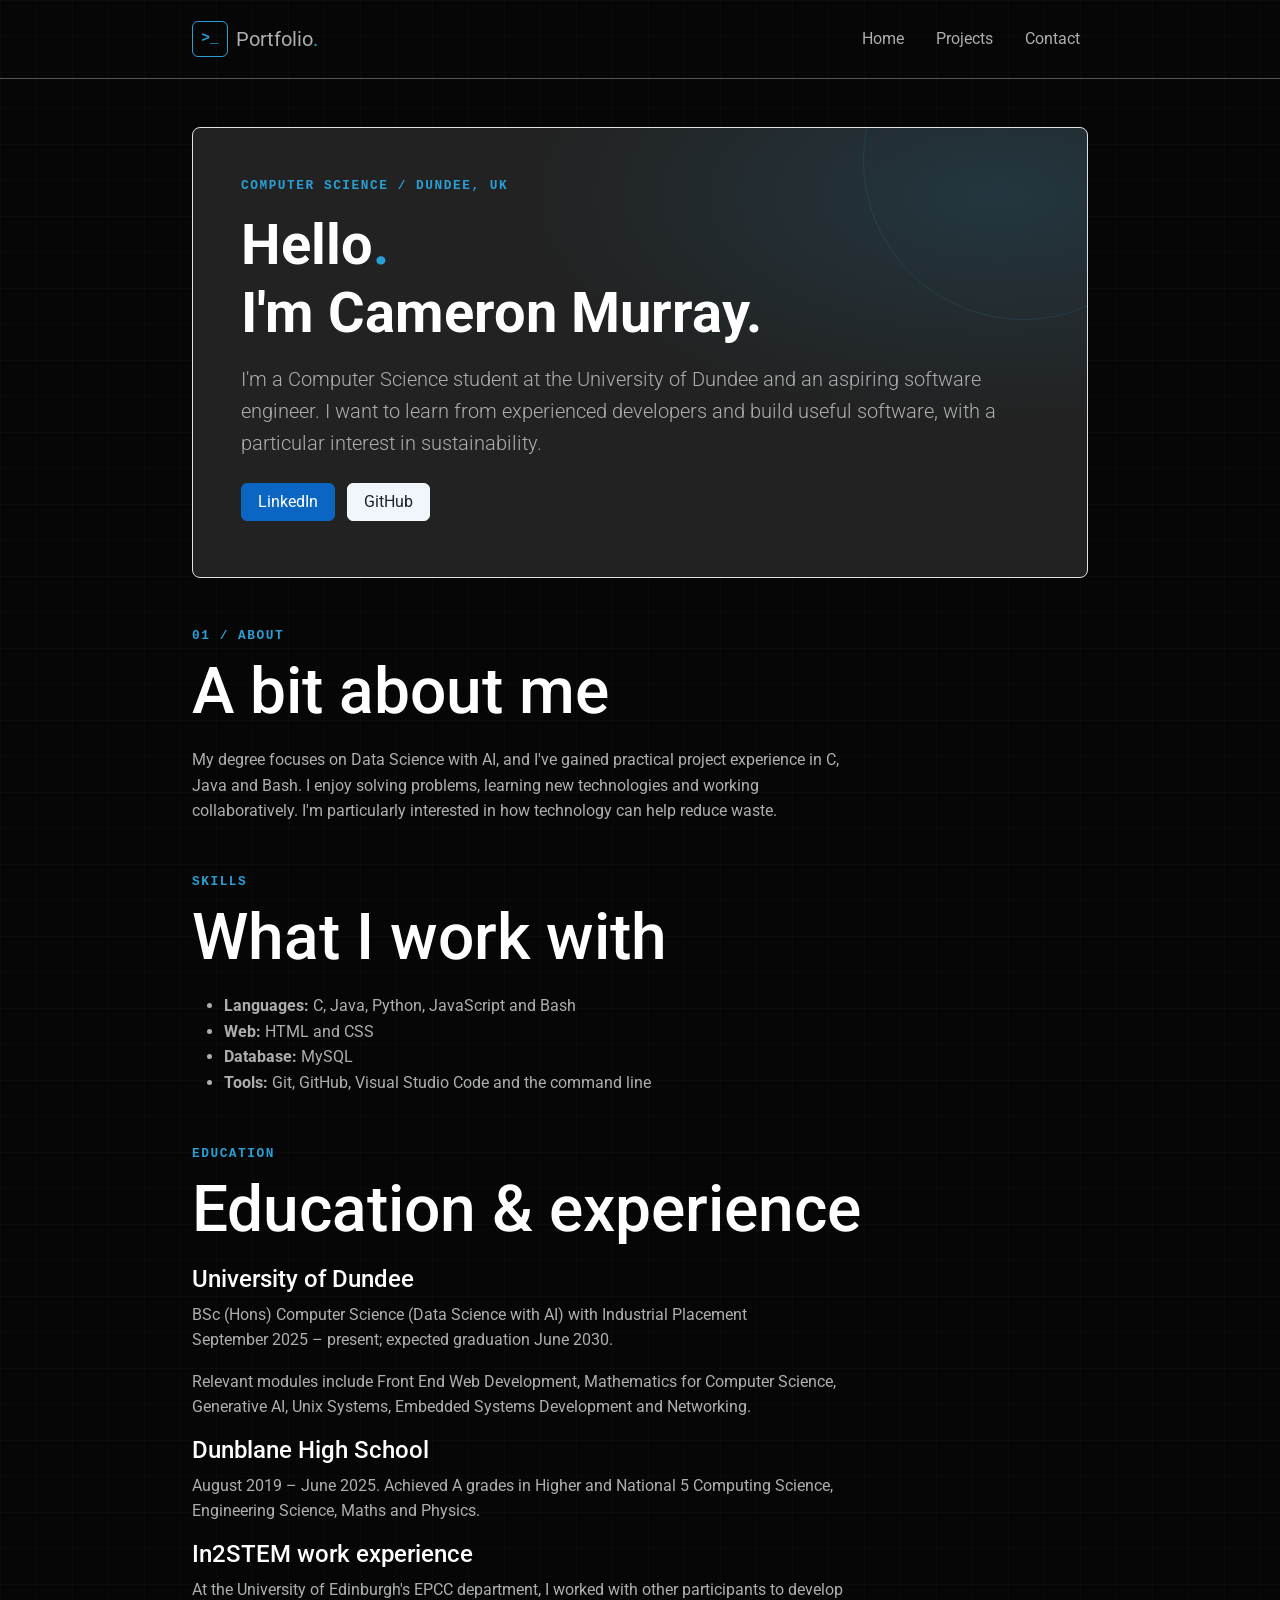
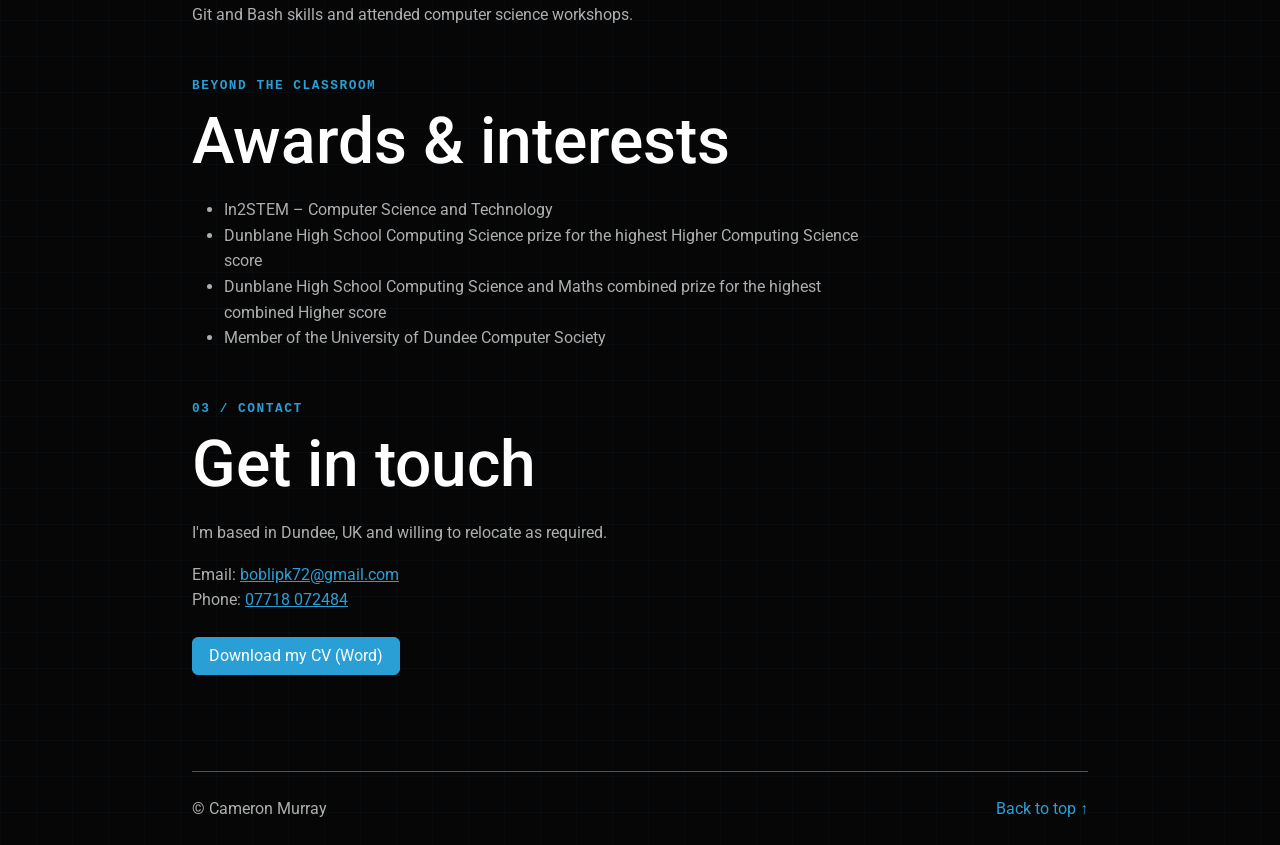
<file: index.html>
<!doctype html>
<html lang="en">
  <head>
    <meta charset="utf-8">
    <meta name="viewport" content="width=device-width, initial-scale=1">
    <meta name="description" content="Cameron Murray's computer science and software development portfolio.">
    <title>Cameron Murray | Portfolio</title>
    <link href="bootstrap.min.css" rel="stylesheet">
    <link href="style.css" rel="stylesheet">
  </head>
  <body>
    <header class="border-bottom border-secondary">
      <nav class="navbar navbar-expand-md site-width py-3" aria-label="Main navigation">
        <a class="navbar-brand d-flex align-items-center gap-2" href="#home">
          <span class="brand-mark" aria-hidden="true">&gt;_</span>
          <span>Portfolio<span class="text-primary">.</span></span>
        </a>
        <button
          class="navbar-toggler"
          type="button"
          data-bs-toggle="collapse"
          data-bs-target="#mainNavigation"
          aria-controls="mainNavigation"
          aria-expanded="false"
          aria-label="Toggle navigation"
        >
          <span class="navbar-toggler-icon"></span>
        </button>
        <div class="collapse navbar-collapse" id="mainNavigation">
          <ul class="navbar-nav ms-auto gap-md-3">
            <li class="nav-item"><a class="nav-link" href="index.html">Home</a></li>
            <li class="nav-item"><a class="nav-link" href="projects.html">Projects</a></li>
            <li class="nav-item"><a class="nav-link" href="#contact">Contact</a></li>
          </ul>
        </div>
      </nav>
    </header>

    <main id="home" class="site-width py-5">
      <section class="hero-panel p-4 p-md-5 mb-5 rounded-3" aria-labelledby="welcome">
        <p class="eyebrow text-primary mb-3">Computer science <span aria-hidden="true">/</span> Dundee, UK</p>
        <h1 id="welcome" class="display-4 fw-bold mb-3">
          Hello<span class="text-primary">.</span><br>
          I'm Cameron Murray.
        </h1>
        <p class="lead mb-4">
          I'm a Computer Science student at the University of Dundee and an
          aspiring software engineer. I want to learn from experienced developers
          and build useful software, with a particular interest in sustainability.
        </p>
        <a class="btn btn-linkedin me-2 mb-2" href="https://www.linkedin.com/in/cameronmurray2007/">LinkedIn</a>
        <a class="btn btn-github mb-2" href="https://github.com/boblipk">GitHub</a>
      </section>

      <section id="about" class="mb-5 section-block" aria-labelledby="about-heading">
        <p class="eyebrow text-primary mb-2">01 <span aria-hidden="true">/</span> About</p>
        <h2 id="about-heading" class="h1 mb-3">A bit about me</h2>
        <p class="section-copy">
          My degree focuses on Data Science with AI, and I've gained practical
          project experience in C, Java and Bash. I enjoy solving problems, learning
          new technologies and working collaboratively. I'm particularly interested
          in how technology can help reduce waste.
        </p>
      </section>

      <section class="mb-5 section-block" aria-labelledby="skills-heading">
        <p class="eyebrow text-primary mb-2">Skills</p>
        <h2 id="skills-heading" class="h1 mb-3">What I work with</h2>
        <ul class="section-copy">
          <li><strong>Languages:</strong> C, Java, Python, JavaScript and Bash</li>
          <li><strong>Web:</strong> HTML and CSS</li>
          <li><strong>Database:</strong> MySQL</li>
          <li><strong>Tools:</strong> Git, GitHub, Visual Studio Code and the command line</li>
        </ul>
      </section>

      <section class="mb-5 section-block" aria-labelledby="education-heading">
        <p class="eyebrow text-primary mb-2">Education</p>
        <h2 id="education-heading" class="h1 mb-3">Education &amp; experience</h2>
        <div class="section-copy">
          <h3 class="h5">University of Dundee</h3>
          <p>
            BSc (Hons) Computer Science (Data Science with AI) with Industrial Placement
            <br>September 2025 &ndash; present; expected graduation June 2030.
          </p>
          <p>
            Relevant modules include Front End Web Development, Mathematics for Computer
            Science, Generative AI, Unix Systems, Embedded Systems Development and Networking.
          </p>
          <h3 class="h5">Dunblane High School</h3>
          <p>
            August 2019 &ndash; June 2025. Achieved A grades in Higher and National 5
            Computing Science, Engineering Science, Maths and Physics.
          </p>
          <h3 class="h5">In2STEM work experience</h3>
          <p>
            At the University of Edinburgh's EPCC department, I worked with other
            participants to develop Git and Bash skills and attended computer science workshops.
          </p>
        </div>
      </section>

      <section class="mb-5 section-block" aria-labelledby="awards-heading">
        <p class="eyebrow text-primary mb-2">Beyond the classroom</p>
        <h2 id="awards-heading" class="h1 mb-3">Awards &amp; interests</h2>
        <ul class="section-copy">
          <li>In2STEM &ndash; Computer Science and Technology</li>
          <li>Dunblane High School Computing Science prize for the highest Higher Computing Science score</li>
          <li>Dunblane High School Computing Science and Maths combined prize for the highest combined Higher score</li>
          <li>Member of the University of Dundee Computer Society</li>
        </ul>
      </section>

      <section id="contact" class="section-block" aria-labelledby="contact-heading">
        <p class="eyebrow text-primary mb-2">03 <span aria-hidden="true">/</span> Contact</p>
        <h2 id="contact-heading" class="h1 mb-3">Get in touch</h2>
        <p class="section-copy">I'm based in Dundee, UK and willing to relocate as required.</p>
        <ul class="list-unstyled">
          <li>Email: <a href="mailto:boblipk72@gmail.com">boblipk72@gmail.com</a></li>
          <li>Phone: <a href="tel:+447718072484">07718 072484</a></li>
        </ul>
        <a class="btn btn-primary mt-2" href="cameron-murray-cv.docx" download>Download my CV (Word)</a>
      </section>
    </main>

    <footer class="site-width py-4 mt-5 border-top border-secondary d-flex flex-column flex-sm-row justify-content-between gap-2">
      <p class="mb-0">&copy; Cameron Murray</p>
      <a class="text-decoration-none" href="#home">Back to top <span aria-hidden="true">&uarr;</span></a>
    </footer>
    <script src="https://cdn.jsdelivr.net/npm/bootstrap@5.3.8/dist/js/bootstrap.bundle.min.js"></script>
  </body>
</html>
</file>
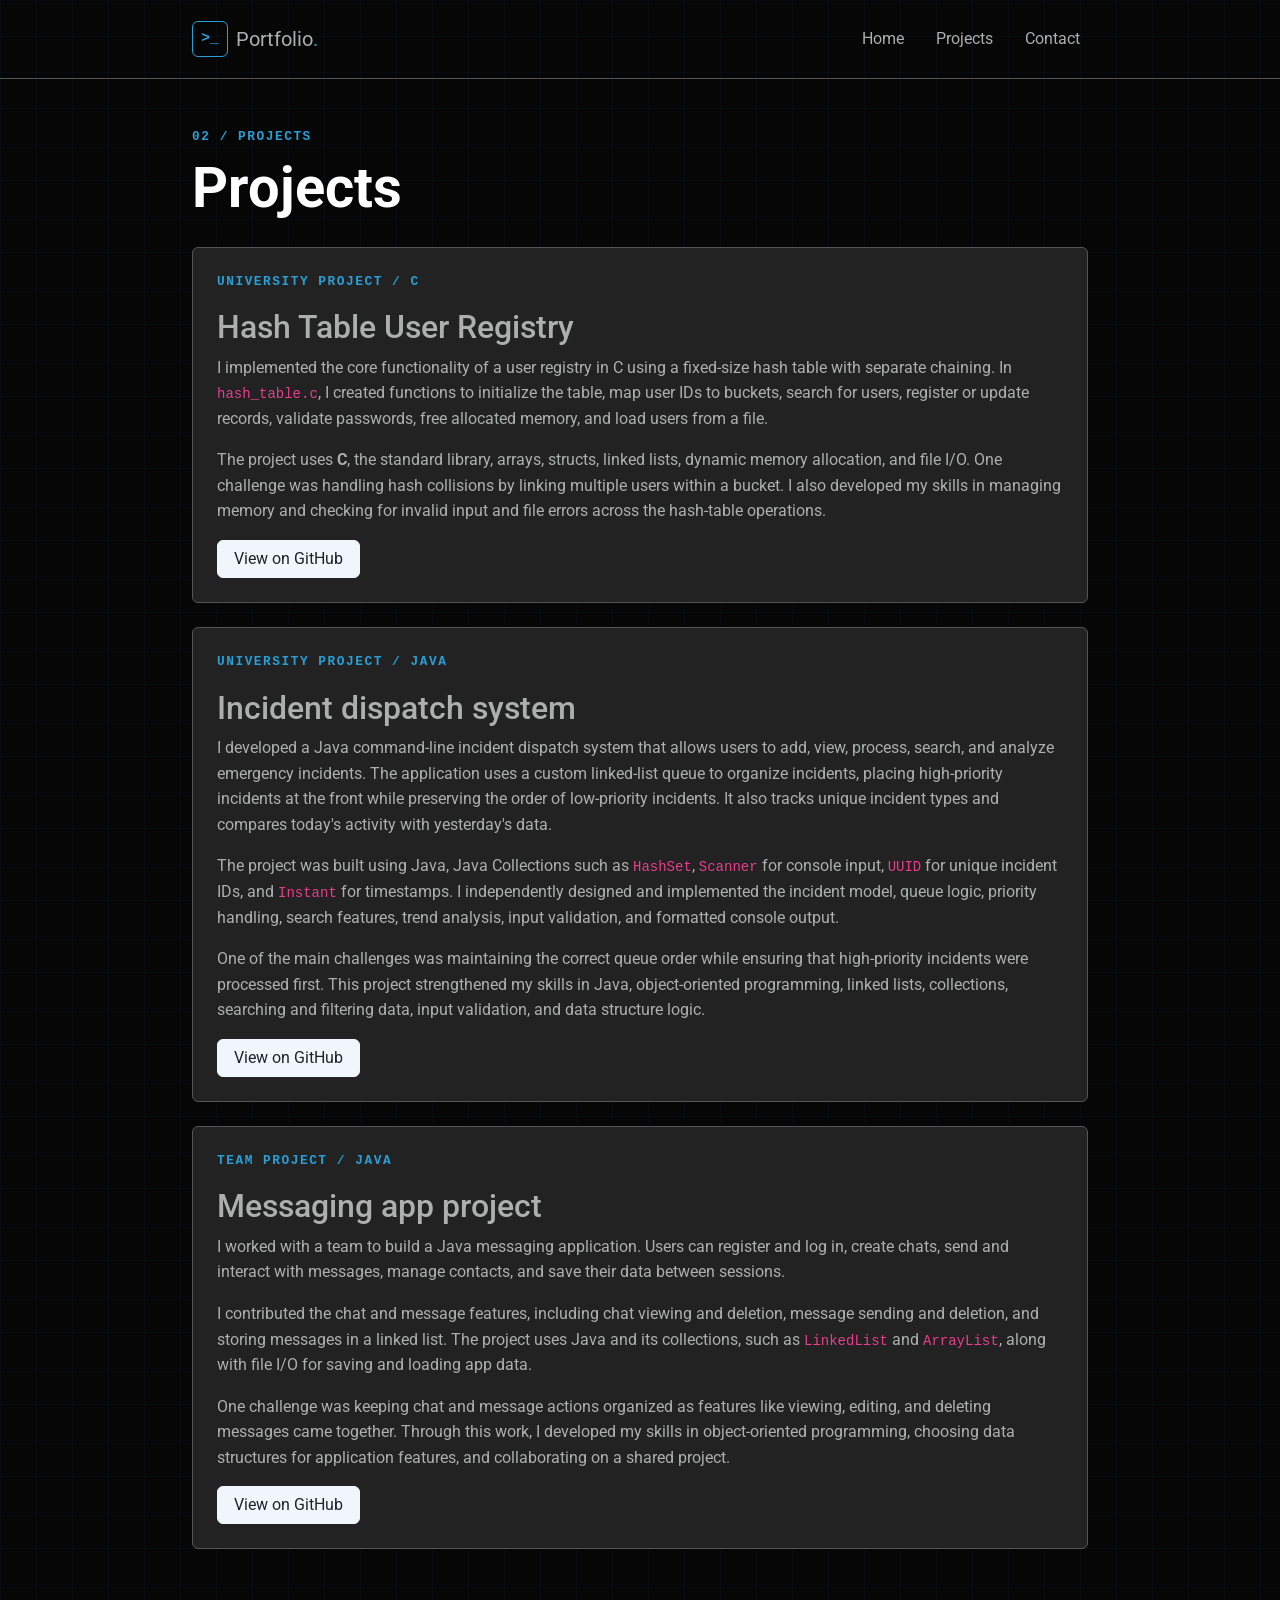
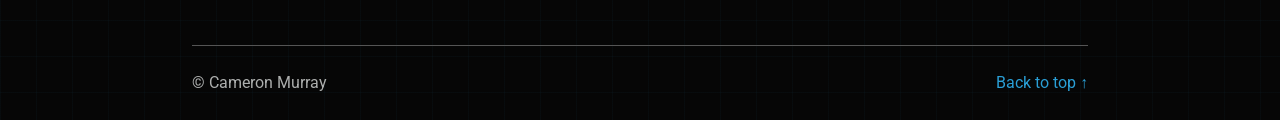
<file: projects.html>
<!doctype html>
<html lang="en">
  <head>
    <meta charset="utf-8">
    <meta name="viewport" content="width=device-width, initial-scale=1">
    <meta name="description" content="Selected projects by Cameron Murray.">
    <title>Projects | Cameron Murray</title>
    <link href="bootstrap.min.css" rel="stylesheet">
    <link href="style.css" rel="stylesheet">
  </head>
  <body>
    <header class="border-bottom border-secondary">
      <nav class="navbar navbar-expand-md site-width py-3" aria-label="Main navigation">
        <a class="navbar-brand d-flex align-items-center gap-2" href="index.html#home">
          <span class="brand-mark" aria-hidden="true">&gt;_</span>
          <span>Portfolio<span class="text-primary">.</span></span>
        </a>
        <button
          class="navbar-toggler"
          type="button"
          data-bs-toggle="collapse"
          data-bs-target="#mainNavigation"
          aria-controls="mainNavigation"
          aria-expanded="false"
          aria-label="Toggle navigation"
        >
          <span class="navbar-toggler-icon"></span>
        </button>
        <div class="collapse navbar-collapse" id="mainNavigation">
          <ul class="navbar-nav ms-auto gap-md-3">
            <li class="nav-item"><a class="nav-link" href="index.html">Home</a></li>
            <li class="nav-item"><a class="nav-link" href="projects.html" aria-current="page">Projects</a></li>
            <li class="nav-item"><a class="nav-link" href="index.html#contact">Contact</a></li>
          </ul>
        </div>
      </nav>
    </header>

    <main id="projects" class="site-width py-5">
      <section class="section-block" aria-labelledby="projects-heading">
        <p class="eyebrow text-primary mb-2">02 <span aria-hidden="true">/</span> Projects</p>
        <h1 id="projects-heading" class="display-4 fw-bold mb-4">Projects</h1>
        <article class="project-card card border-secondary mb-4">
          <div class="card-body p-4">
            <p class="eyebrow text-primary mb-3">University project <span aria-hidden="true">/</span> C</p>
            <h2 class="h4 card-title">Hash Table User Registry</h2>
            <p class="card-text">
              I implemented the core functionality of a user registry in C using a
              fixed-size hash table with separate chaining. In <code>hash_table.c</code>,
              I created functions to initialize the table, map user IDs to buckets,
              search for users, register or update records, validate passwords, free
              allocated memory, and load users from a file.
            </p>
            <p class="card-text mb-0">
              The project uses <strong>C</strong>, the standard library, arrays, structs,
              linked lists, dynamic memory allocation, and file I/O. One challenge was
              handling hash collisions by linking multiple users within a bucket. I also
              developed my skills in managing memory and checking for invalid input and
              file errors across the hash-table operations.
            </p>
            <a class="btn btn-github mt-3" href="https://github.com/boblipk/Hash-Assignment">View on GitHub</a>
          </div>
        </article>
        <article class="project-card card border-secondary mb-4">
          <div class="card-body p-4">
            <p class="eyebrow text-primary mb-3">University project <span aria-hidden="true">/</span> Java</p>
            <h2 class="h4 card-title">Incident dispatch system</h2>
            <p class="card-text">
              I developed a Java command-line incident dispatch system that allows users
              to add, view, process, search, and analyze emergency incidents. The
              application uses a custom linked-list queue to organize incidents, placing
              high-priority incidents at the front while preserving the order of
              low-priority incidents. It also tracks unique incident types and compares
              today's activity with yesterday's data.
            </p>
            <p class="card-text">
              The project was built using Java, Java Collections such as
              <code>HashSet</code>, <code>Scanner</code> for console input,
              <code>UUID</code> for unique incident IDs, and <code>Instant</code> for
              timestamps. I independently designed and implemented the incident model,
              queue logic, priority handling, search features, trend analysis, input
              validation, and formatted console output.
            </p>
            <p class="card-text mb-0">
              One of the main challenges was maintaining the correct queue order while
              ensuring that high-priority incidents were processed first. This project
              strengthened my skills in Java, object-oriented programming, linked lists,
              collections, searching and filtering data, input validation, and data
              structure logic.
            </p>
            <a class="btn btn-github mt-3" href="https://github.com/boblipk/Dispatch-system">View on GitHub</a>
          </div>
        </article>
        <article class="project-card card border-secondary">
          <div class="card-body p-4">
            <p class="eyebrow text-primary mb-3">Team project <span aria-hidden="true">/</span> Java</p>
            <h2 class="h4 card-title">Messaging app project</h2>
            <p class="card-text">
              I worked with a team to build a Java messaging application. Users can
              register and log in, create chats, send and interact with messages,
              manage contacts, and save their data between sessions.
            </p>
            <p class="card-text">
              I contributed the chat and message features, including chat viewing and
              deletion, message sending and deletion, and storing messages in a linked
              list. The project uses Java and its collections, such as
              <code>LinkedList</code> and <code>ArrayList</code>, along with file I/O
              for saving and loading app data.
            </p>
            <p class="card-text mb-0">
              One challenge was keeping chat and message actions organized as features
              like viewing, editing, and deleting messages came together. Through this
              work, I developed my skills in object-oriented programming, choosing data
              structures for application features, and collaborating on a shared project.
            </p>
            <a class="btn btn-github mt-3" href="https://github.com/finnkom/chat-project">View on GitHub</a>
          </div>
        </article>
      </section>
    </main>

    <footer class="site-width py-4 mt-5 border-top border-secondary d-flex flex-column flex-sm-row justify-content-between gap-2">
      <p class="mb-0">&copy; Cameron Murray</p>
      <a class="text-decoration-none" href="#projects">Back to top <span aria-hidden="true">&uarr;</span></a>
    </footer>
    <script src="https://cdn.jsdelivr.net/npm/bootstrap@5.3.8/dist/js/bootstrap.bundle.min.js"></script>
  </body>
</html>
</file>
<file: style.css>
:root {
  color-scheme: dark;
}

body {
  line-height: 1.6;
  background-color: var(--bs-body-bg);
  background-image:
    linear-gradient(rgba(var(--bs-primary-rgb), 0.035) 1px, transparent 1px),
    linear-gradient(90deg, rgba(var(--bs-primary-rgb), 0.035) 1px, transparent 1px);
  background-size: 36px 36px;
}

.site-width {
  width: min(100% - 2rem, 56rem);
  margin-inline: auto;
}

.brand-mark {
  display: grid;
  width: 2.25rem;
  height: 2.25rem;
  place-items: center;
  border: 1px solid var(--bs-primary);
  border-radius: 0.375rem;
  color: var(--bs-primary);
  font-family: var(--bs-font-monospace);
  font-size: 0.9rem;
  font-weight: 700;
}

.navbar-brand,
.navbar-nav .nav-link {
  color: var(--bs-body-color);
}

.navbar-brand:hover,
.navbar-brand:focus,
.navbar-nav .nav-link:hover,
.navbar-nav .nav-link:focus {
  color: var(--bs-primary);
}

.btn-linkedin {
  --bs-btn-color: #fff;
  --bs-btn-bg: #0a66c2;
  --bs-btn-border-color: #0a66c2;
  --bs-btn-hover-color: #fff;
  --bs-btn-hover-bg: #084f97;
  --bs-btn-hover-border-color: #084f97;
  --bs-btn-focus-shadow-rgb: 10, 102, 194;
  --bs-btn-active-color: #fff;
  --bs-btn-active-bg: #073f79;
  --bs-btn-active-border-color: #073f79;
}

.btn-github {
  --bs-btn-color: #1f2328;
  --bs-btn-bg: #f0f6fc;
  --bs-btn-border-color: #f0f6fc;
  --bs-btn-hover-color: #1f2328;
  --bs-btn-hover-bg: #d1d9e0;
  --bs-btn-hover-border-color: #d1d9e0;
  --bs-btn-focus-shadow-rgb: 240, 246, 252;
  --bs-btn-active-color: #1f2328;
  --bs-btn-active-bg: #b7c1ca;
  --bs-btn-active-border-color: #b7c1ca;
}

.hero-panel {
  position: relative;
  overflow: hidden;
  border: 1px solid var(--bs-border-color);
  background:
    radial-gradient(ellipse at 90% 15%, rgba(var(--bs-primary-rgb), 0.16), transparent 42%),
    var(--bs-gray-800);
}

.hero-panel::after {
  position: absolute;
  top: -8rem;
  right: -6rem;
  width: 20rem;
  height: 20rem;
  border: 1px solid rgba(var(--bs-primary-rgb), 0.15);
  border-radius: 50%;
  content: "";
  pointer-events: none;
}

.eyebrow {
  font-family: var(--bs-font-monospace);
  font-size: 0.8rem;
  font-weight: 700;
  letter-spacing: 0.12em;
  text-transform: uppercase;
}

.section-block {
  scroll-margin-top: 2rem;
}

.section-copy {
  max-width: 42rem;
}

.project-card {
  background-color: var(--bs-gray-800);
  transition: border-color 160ms ease, transform 160ms ease;
}

.project-card:hover {
  transform: translateY(-0.15rem);
  border-color: var(--bs-primary);
}

@media (prefers-reduced-motion: reduce) {
  .project-card {
    transition: none;
  }

  .project-card:hover {
    transform: none;
  }
}
</file>
